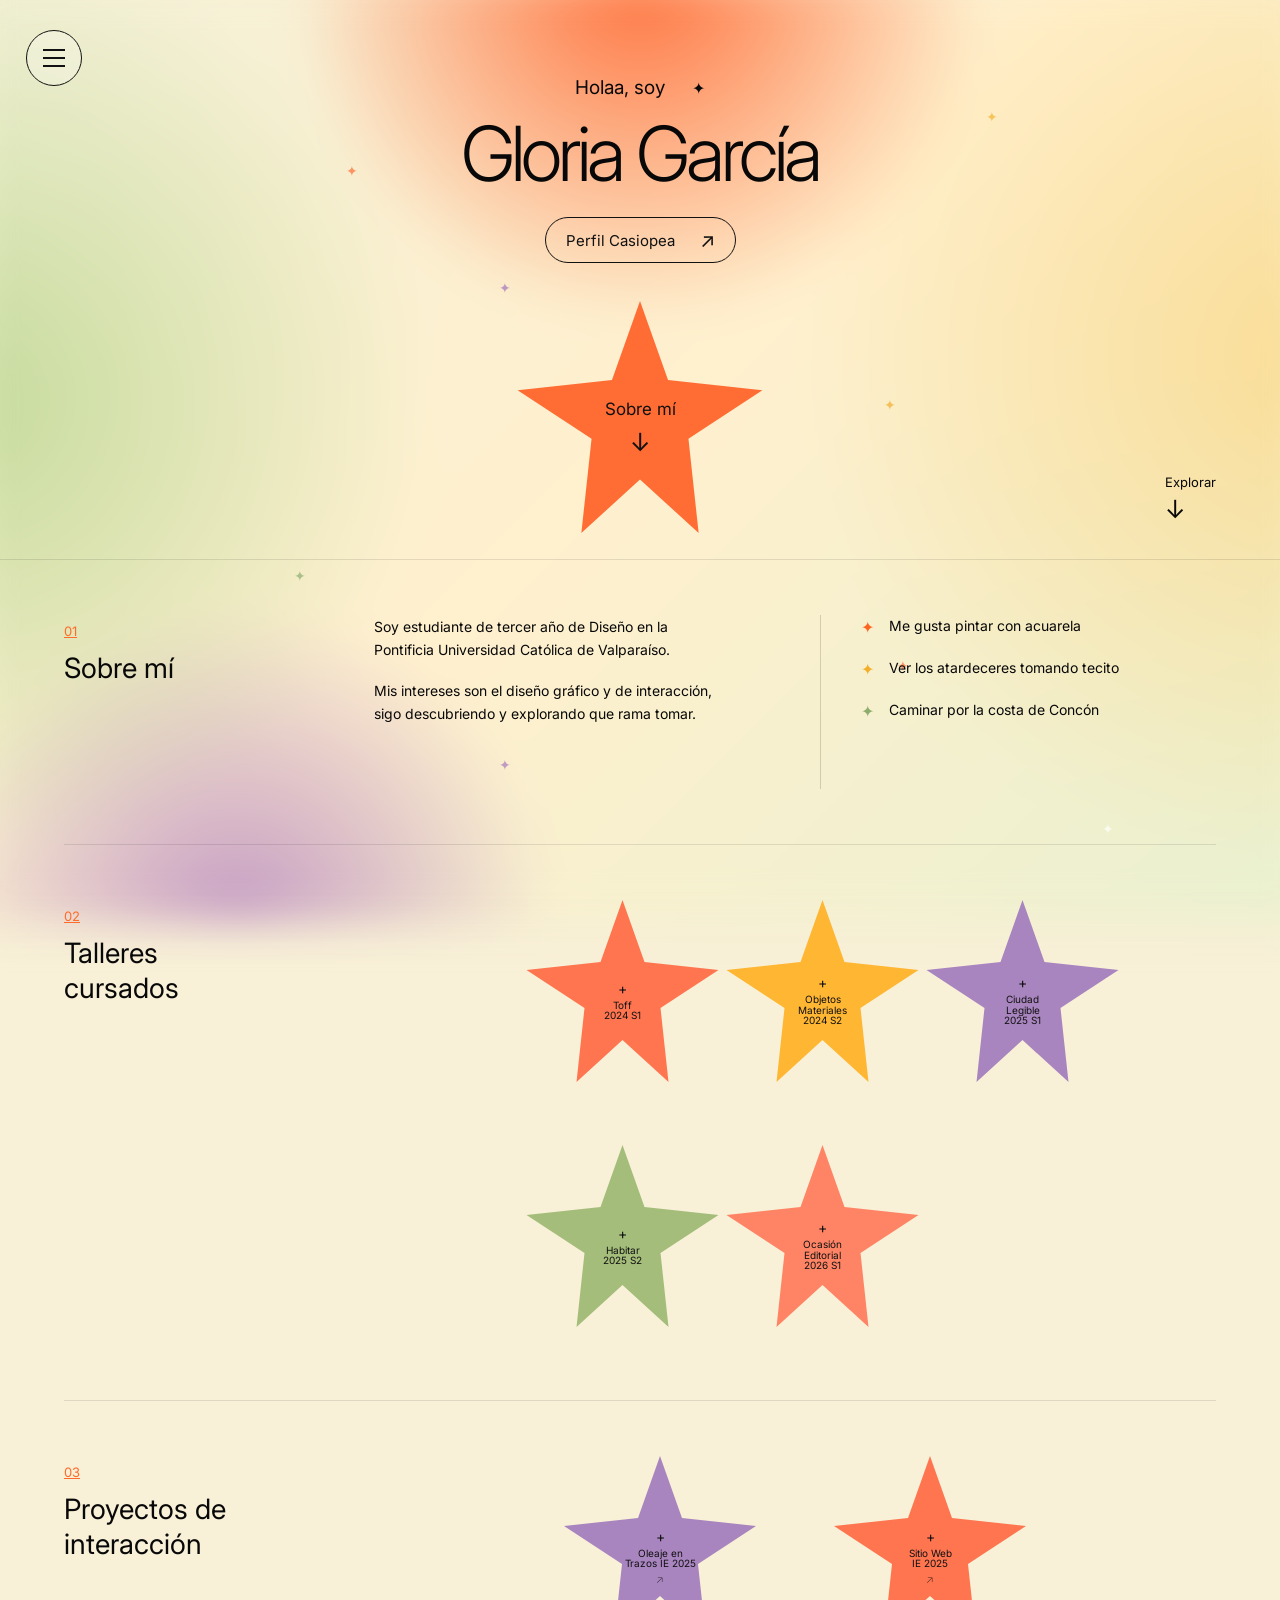
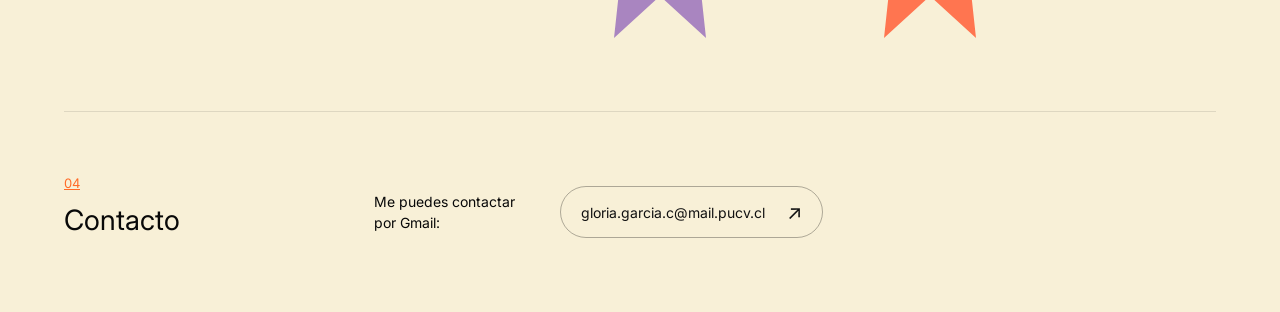
<file: Encargo 1/index.html>
<!DOCTYPE html>
<html lang="es">
<head>
  <meta charset="UTF-8">
  <meta name="viewport" content="width=device-width, initial-scale=1.0">

  <title>Gloria García</title>

  <link rel="preconnect" href="https://fonts.googleapis.com">
  <link rel="preconnect" href="https://fonts.gstatic.com" crossorigin>
  <link href="https://fonts.googleapis.com/css2?family=Inter:wght@300;400;500&display=swap" rel="stylesheet">

  <link rel="stylesheet" href="style.css">
</head>

<body>

  <!-- FONDO -->
  <div class="background"></div>

  <!-- ESTRELLAS PEQUEÑAS -->
  <div class="floating-stars">
    <span>✦</span>
    <span>✦</span>
    <span>✦</span>
    <span>✦</span>
    <span>✦</span>
    <span>✦</span>
    <span>✦</span>
    <span>✦</span>
  </div>


  <!-- BOTÓN MENÚ -->
  <button class="menu-button" id="menuButton" aria-label="Abrir menú">
    <span></span>
    <span></span>
    <span></span>
  </button>


  <!-- MENÚ LATERAL -->
  <aside class="side-menu" id="sideMenu">

    <nav>

      <a href="#inicio">
        <span class="menu-star orange">✦</span>
        Inicio
      </a>

      <a href="#sobre-mi">
        <span class="menu-star green">✦</span>
        Sobre mí
      </a>

      <a href="#talleres">
        <span class="menu-star yellow">✦</span>
        Talleres cursados
      </a>

      <a href="#proyectos">
        <span class="menu-star purple">✦</span>
        Proyectos de interacción
      </a>

      <a href="#contacto">
        <span class="menu-star coral">✦</span>
        Contacto
      </a>

      <a
        href="https://wiki.ead.pucv.cl/Gloria_Garc%C3%ADa"
        target="_blank"
        rel="noopener noreferrer"
        class="casiopea-menu"
      >
        <span class="menu-star gray">✦</span>
        Perfil Casiopea
        <span class="external">↗</span>
      </a>

    </nav>

  </aside>


  <main>

    <!-- =========================
         INICIO
    ========================== -->
    <section class="hero" id="inicio">

      <div class="hero-content">

        <p class="hello">
          Holaa, soy
          <span class="tiny-star orange-star">✦</span>
        </p>

        <h1>Gloria García</h1>

        <a
          class="casiopea-button"
          href="https://wiki.ead.pucv.cl/Gloria_Garc%C3%ADa"
          target="_blank"
          rel="noopener noreferrer"
        >
          Perfil Casiopea
          <span>↗</span>
        </a>


        <!-- ESTRELLA PRINCIPAL -->
        <a href="#sobre-mi" class="main-star">

          <span class="star-text">
            Sobre mí
            <strong>↓</strong>
          </span>

        </a>

      </div>

      <div class="explore">
        <span>Explorar</span>
        <strong>↓</strong>
      </div>

    </section>



    <!-- =========================
         SOBRE MÍ
    ========================== -->
    <section class="section about" id="sobre-mi">

      <div class="section-title">

        <a href="#sobre-mi" class="number">01</a>

        <h2>Sobre mí</h2>

      </div>


      <div class="about-content">

        <div class="about-text">

          <p>
            Soy estudiante de tercer año de Diseño en la
            Pontificia Universidad Católica de Valparaíso.
          </p>

          <p>
            Mis intereses son el diseño gráfico y de interacción,
            sigo descubriendo y explorando que rama tomar.
          </p>

        </div>


        <div class="interests">

          <p>
            <span class="mini orange">✦</span>
            Me gusta pintar con acuarela
          </p>

          <p>
            <span class="mini yellow">✦</span>
            Ver los atardeceres tomando tecito
          </p>

          <p>
            <span class="mini green">✦</span>
            Caminar por la costa de Concón
          </p>

        </div>

      </div>

    </section>



    <!-- =========================
         TALLERES
    ========================== -->
    <section class="section workshops" id="talleres">

      <div class="section-title">

        <a href="#talleres" class="number">02</a>

        <h2>
          Talleres<br>
          cursados
        </h2>

      </div>


      <div class="stars-grid">

        <!-- TALLER 1 -->
        <a
          href="https://wiki.ead.pucv.cl/Taller_de_Observaci%C3%B3n_Fundamento_y_Forma_2024_S1"
          target="_blank"
          rel="noopener noreferrer"
          class="project-star orange"
        >
          <span>+</span>
          <strong>
            Toff<br>
            2024 S1
          </strong>
        </a>


        <!-- TALLER 2 -->
        <a
          href="https://wiki.ead.pucv.cl/Taller_de_Objetos_Materiales_2024"
          target="_blank"
          rel="noopener noreferrer"
          class="project-star yellow"
        >
          <span>+</span>
          <strong>
            Objetos<br>
            Materiales<br>
            2024 S2
          </strong>
        </a>


        <!-- TALLER 3 -->
        <a
          href="https://wiki.ead.pucv.cl/Taller_Ciudad_Legible_2025"
          target="_blank"
          rel="noopener noreferrer"
          class="project-star purple"
        >
          <span>+</span>
          <strong>
            Ciudad<br>
            Legible<br>
            2025 S1
          </strong>
        </a>


        <!-- TALLER 4 -->
        <a
          href="https://wiki.ead.pucv.cl/Taller_del_Habitar_2025"
          target="_blank"
          rel="noopener noreferrer"
          class="project-star green"
        >
          <span>+</span>
          <strong>
            Habitar<br>
            2025 S2
          </strong>
        </a>


        <!-- TALLER 5 -->
        <a
          href="https://wiki.ead.pucv.cl/Taller_de_la_Ocasi%C3%B3n_Editorial_2026"
          target="_blank"
          rel="noopener noreferrer"
          class="project-star coral"
        >
          <span>+</span>
          <strong>
            Ocasión<br>
            Editorial<br>
            2026 S1
          </strong>
        </a>

      </div>

    </section>



    <!-- =========================
         PROYECTOS
    ========================== -->
    <section class="section projects" id="proyectos">

      <div class="section-title">

        <a href="#proyectos" class="number">03</a>

        <h2>
          Proyectos de<br>
          interacción
        </h2>

      </div>


      <div class="projects-grid">

        <!-- OLEAJE -->
        <a
          href="https://wiki.ead.pucv.cl/Oleaje_en_Trazos_-_Exposici%C3%B3n_IE_2025"
          target="_blank"
          rel="noopener noreferrer"
          class="project-star purple"
        >

          <span>+</span>

          <strong>
            Oleaje en<br>
            Trazos
            IE 2025
          </strong>

          <b>↗</b>

        </a>


        <!-- SITIO WEB -->
        <a
          href="https://wiki.ead.pucv.cl/Sitio_Web_IE_-_Gloria_Garc%C3%ADa"
          target="_blank"
          rel="noopener noreferrer"
          class="project-star orange"
        >

          <span>+</span>

          <strong>
            Sitio Web<br>
            IE 2025
          </strong>

          <b>↗</b>

        </a>

      </div>

    </section>



    <!-- =========================
         CONTACTO
    ========================== -->
    <section class="section contact" id="contacto">

      <div class="section-title">

        <a href="#contacto" class="number">04</a>

        <h2>Contacto</h2>

      </div>


      <div class="contact-content">

        <p>
          Me puedes contactar<br>
          por Gmail:
        </p>


        <a
          href="mailto:gloria.garcia.c@mail.pucv.cl"
          class="email-button"
        >
          gloria.garcia.c@mail.pucv.cl
          <span>↗</span>
        </a>

      </div>

    </section>

  </main>


  <script src="script.js"></script>

</body>
</html>
</file>
<file: Encargo 1/style.css>
* {
  box-sizing: border-box;
  margin: 0;
  padding: 0;
}

html {
  scroll-behavior: smooth;
}

body {
  font-family: "Inter", Arial, sans-serif;
  color: #080808;
  overflow-x: hidden;
  background: #f8f0d7;
}


/* =========================
   FONDO
========================= */

.background {
  position: fixed;
  inset: 0;
  z-index: -5;

  background:
    radial-gradient(
      circle at 50% 0%,
      rgba(255, 108, 55, 0.95),
      transparent 30%
    ),
    radial-gradient(
      circle at 0% 45%,
      rgba(155, 201, 110, 0.55),
      transparent 32%
    ),
    radial-gradient(
      circle at 100% 40%,
      rgba(255, 205, 105, 0.55),
      transparent 35%
    ),
    radial-gradient(
      circle at 20% 100%,
      rgba(165, 110, 190, 0.65),
      transparent 22%
    ),
    linear-gradient(
      135deg,
      #f4f1d9,
      #fff0ce,
      #e9f0cf
    );

  filter: blur(20px);
  transform: scale(1.05);
}



/* =========================
   MENÚ
========================= */

.menu-button {
  position: fixed;
  top: 30px;
  left: 26px;

  width: 56px;
  height: 56px;

  border: 1px solid #111;
  border-radius: 50%;

  background: rgba(255,255,255,0.22);

  display: flex;
  flex-direction: column;
  justify-content: center;
  align-items: center;
  gap: 6px;

  cursor: pointer;

  z-index: 1000;

  transition:
    transform .3s ease,
    background .3s ease;
}

.menu-button:hover {
  transform: scale(1.05);
  background: rgba(255,255,255,0.45);
}

.menu-button span {
  width: 22px;
  height: 2px;
  background: #111;
  transition: .3s ease;
}


/* X */

.menu-button.active span:nth-child(1) {
  transform: translateY(8px) rotate(45deg);
}

.menu-button.active span:nth-child(2) {
  opacity: 0;
}

.menu-button.active span:nth-child(3) {
  transform: translateY(-8px) rotate(-45deg);
}



/* =========================
   MENÚ LATERAL
========================= */

.side-menu {
  position: fixed;

  top: 113px;
  left: 20px;

  width: 170px;

  padding: 10px 15px;

  border: 1px solid rgba(0,0,0,.15);
  border-radius: 18px;

  background: rgba(255,255,255,.30);
  backdrop-filter: blur(15px);

  z-index: 900;

  opacity: 0;
  visibility: hidden;

  transform: translateX(-20px);

  transition:
    opacity .35s ease,
    transform .35s ease,
    visibility .35s ease;
}

.side-menu.open {
  opacity: 1;
  visibility: visible;
  transform: translateX(0);
}

.side-menu nav {
  display: flex;
  flex-direction: column;
}

.side-menu a {
  min-height: 48px;

  display: flex;
  align-items: center;
  gap: 12px;

  color: #111;
  text-decoration: none;

  font-size: 13px;

  border-bottom: 1px dashed rgba(0,0,0,.12);

  transition:
    padding-left .25s ease,
    color .25s ease;
}

.side-menu a:hover {
  padding-left: 5px;
}

.side-menu a:last-child {
  border-bottom: none;
}

.menu-star {
  font-size: 15px;
}

.external {
  margin-left: auto;
  font-size: 18px;
}



/* =========================
   COLORES
========================= */

.orange {
  color: #ff641f;
}

.yellow {
  color: #f4ae28;
}

.purple {
  color: #a77bc1;
}

.green {
  color: #8ead6d;
}

.coral {
  color: #ff8265;
}

.gray {
  color: #aaa795;
}



/* =========================
   ESTRELLAS FLOTANTES
========================= */

.floating-stars {
  position: fixed;
  inset: 0;

  pointer-events: none;

  z-index: -1;
}

.floating-stars span {
  position: absolute;

  font-size: 14px;

  opacity: .7;

  animation:
    floatStar 7s ease-in-out infinite alternate,
    rotateStar 5s linear infinite;
}

.floating-stars span:nth-child(1) {
  top: 18%;
  left: 27%;
  color: #ff6b35;
}

.floating-stars span:nth-child(2) {
  top: 31%;
  left: 39%;
  color: #a276bd;
}

.floating-stars span:nth-child(3) {
  top: 44%;
  right: 30%;
  color: #f2ad2e;
}

.floating-stars span:nth-child(4) {
  top: 63%;
  left: 23%;
  color: #8cad6f;
}

.floating-stars span:nth-child(5) {
  top: 73%;
  right: 29%;
  color: #ff7040;
}

.floating-stars span:nth-child(6) {
  top: 84%;
  left: 39%;
  color: #a778be;
}

.floating-stars span:nth-child(7) {
  top: 12%;
  right: 22%;
  color: #f1b52f;
}

.floating-stars span:nth-child(8) {
  bottom: 7%;
  right: 13%;
  color: #ffffff;
}

@keyframes floatStar {
  from {
    transform: translate(0,0);
  }

  to {
    transform: translate(12px,-15px);
  }
}

@keyframes rotateStar {
  to {
    rotate: 360deg;
  }
}



/* =========================
   GENERAL
========================= */

main {
  position: relative;
}

section {
  position: relative;
}

.hero {
  min-height: 560px;

  border-bottom: 1px solid rgba(0,0,0,.10);

  display: flex;
  justify-content: center;
  align-items: flex-start;

  padding-top: 76px;
}

.hero-content {
  text-align: center;
}

.hello {
  font-size: 19px;
  margin-bottom: 8px;
}

.tiny-star {
  margin-left: 22px;
  font-size: 16px;
}

.hero h1 {
  font-size: clamp(55px, 6vw, 76px);
  font-weight: 300;
  letter-spacing: -4px;
  margin-bottom: 18px;
}

.casiopea-button {
  display: inline-flex;
  align-items: center;
  gap: 25px;

  padding: 10px 20px;

  border: 1px solid #111;
  border-radius: 30px;

  text-decoration: none;
  color: #111;

  font-size: 15px;

  transition:
    transform .3s ease,
    background .3s ease;
}

.casiopea-button:hover {
  transform: translateY(-3px);
  background: rgba(255,255,255,.35);
}

.casiopea-button span {
  font-size: 20px;
}



/* =========================
   ESTRELLA PRINCIPAL
========================= */

.main-star {
  position: relative;

  width: 255px;
  height: 255px;

  margin: 38px auto 0;

  display: flex;
  align-items: center;
  justify-content: center;

  text-decoration: none;

  color: #111;

  background: #ff6d35;

  clip-path: polygon(
    50% 0%,
    61% 31%,
    98% 35%,
    69% 54%,
    73% 91%,
    50% 70%,
    27% 91%,
    31% 54%,
    2% 35%,
    39% 31%
  );

  transition:
    transform .5s cubic-bezier(.2,.8,.2,1),
    filter .4s ease;
}

.main-star:hover {
  transform: scale(1.06) rotate(2deg);
  filter: brightness(1.05);
}

.star-text {
  width: 110px;

  text-align: center;

  font-size: 17px;
  line-height: 1.35;
}

.star-text strong {
  display: block;
  margin-top: 5px;
  font-size: 25px;
  font-weight: 400;
}



/* =========================
   EXPLORAR
========================= */

.explore {
  position: absolute;

  right: 5%;
  bottom: 35px;

  display: flex;
  flex-direction: column;
  gap: 4px;

  font-size: 13px;
}

.explore strong {
  font-size: 25px;
  font-weight: 400;
}



/* =========================
   SECCIONES
========================= */

.section {
  width: min(1180px, 90%);

  margin: 0 auto;

  min-height: 285px;

  border-bottom: 1px solid rgba(0,0,0,.10);

  display: grid;

  grid-template-columns: 240px 1fr;

  column-gap: 70px;

  padding: 55px 0;
}

.section-title {
  padding-top: 5px;
}

.number {
  display: inline-block;

  color: #ff6b28;

  font-size: 13px;

  text-decoration: underline;

  margin-bottom: 12px;
}

.section h2 {
  font-size: 28px;
  font-weight: 400;
  line-height: 1.25;
}



/* =========================
   SOBRE MI
========================= */

.about-content {
  display: grid;

  grid-template-columns: 1fr 1fr;

  gap: 50px;
}

.about-text {
  max-width: 340px;

  font-size: 14px;
  line-height: 1.65;
}

.about-text p + p {
  margin-top: 18px;
}

.interests {
  border-left: 1px solid rgba(0,0,0,.15);

  padding-left: 40px;

  font-size: 14px;
  line-height: 1.55;
}

.interests p {
  display: flex;
  align-items: flex-start;
  gap: 15px;

  margin-bottom: 17px;
}

.mini {
  font-size: 16px;
}



/* =========================
   TALLERES
========================= */

.workshops {
  min-height: 360px;
}

.stars-grid {
  display: grid;

  grid-template-columns:
    repeat(3, 145px);

  justify-content: center;

  align-items: center;

  gap: 45px 55px;
}

.project-star {
  width: 200px;
  height: 200px;

  display: flex;

  flex-direction: column;

  align-items: center;
  justify-content: center;

  text-align: center;

  text-decoration: none;

  color: #111;

  clip-path: polygon(
    50% 0%,
    61% 31%,
    98% 35%,
    69% 54%,
    73% 91%,
    50% 70%,
    27% 91%,
    31% 54%,
    2% 35%,
    39% 31%
  );

  transition:
    transform .4s ease,
    filter .4s ease;
}

.project-star:hover {
  transform: scale(1.08) rotate(-2deg);
  filter: brightness(1.06);
}

.project-star.orange {
  background: #ff7550;
}

.project-star.yellow {
  background: #ffb633;
}

.project-star.purple {
  background: #a985c0;
}

.project-star.green {
  background: #a4bd7a;
}

.project-star.coral {
  background: #ff8465;
}

.project-star span {
  font-size: 14px;
  margin-bottom: 3px;
}

.project-star strong {
  display: block;

  width: 82%;

  font-size: 10px;
  line-height: 1.05;

  font-weight: 400;

  overflow-wrap: break-word;
}



/* =========================
   PROYECTOS
========================= */

.projects {
  min-height: 250px;
}

.projects-grid {
  display: flex;

  align-items: center;
  justify-content: center;

  gap: 70px;
}

.projects-grid .project-star {
  width: 200px;
  height: 200px;
}

.projects-grid .project-star strong {
  width: 72%;
}

.projects-grid .project-star b {
  margin-top: 4px;
  font-size: 10px;
  font-weight: 200;
}



/* =========================
   CONTACTO
========================= */

.contact {
  min-height: 200px;

  border-bottom: none;
}

.contact-content {
  display: flex;

  align-items: center;

  gap: 45px;
}

.contact-content p {
  font-size: 14px;
  line-height: 1.5;
}

.email-button {
  display: inline-flex;

  align-items: center;
  gap: 22px;

  padding: 13px 20px;

  border: 1px solid rgba(0,0,0,.3);

  border-radius: 30px;

  color: #111;

  text-decoration: none;

  font-size: 14px;

  transition:
    transform .3s ease,
    background .3s ease;
}

.email-button:hover {
  transform: translateY(-3px);
  background: rgba(255,255,255,.35);
}

.email-button span {
  font-size: 20px;
}



/* =========================
   RESPONSIVE
========================= */

@media (max-width: 850px) {

  .hero {
    min-height: 540px;
    padding-top: 90px;
  }

  .hero h1 {
    font-size: 55px;
  }

  .main-star {
    width: 220px;
    height: 220px;
  }

  .section {
    width: 88%;

    grid-template-columns: 170px 1fr;

    gap: 30px;
  }

  .stars-grid {
    grid-template-columns: repeat(2, 140px);
  }

}


@media (max-width: 600px) {

  .menu-button {
    top: 18px;
    left: 18px;
  }

  .side-menu {
    top: 88px;
    left: 18px;
  }

  .hero {
    min-height: 520px;
    padding-top: 95px;
  }

  .hello {
    font-size: 16px;
  }

  .hero h1 {
    font-size: 44px;
    letter-spacing: -2px;
  }

  .main-star {
    width: 205px;
    height: 205px;
  }

  .section {
    display: block;

    padding: 40px 0;

    min-height: auto;
  }

  .section-title {
    margin-bottom: 35px;
  }

  .about-content {
    grid-template-columns: 1fr;
    gap: 30px;
  }

  .interests {
    border-left: none;
    border-top: 1px solid rgba(0,0,0,.15);

    padding: 25px 0 0;
  }

  .stars-grid {
    grid-template-columns: repeat(2, 130px);

    gap: 20px;
  }

  .project-star {
    width: 130px;
    height: 130px;
  }

  .projects-grid {
    gap: 15px;
  }

  .projects-grid .project-star {
    width: 140px;
    height: 140px;
  }

  .contact-content {
    flex-direction: column;
    align-items: flex-start;
    gap: 20px;
  }

}
</file>
